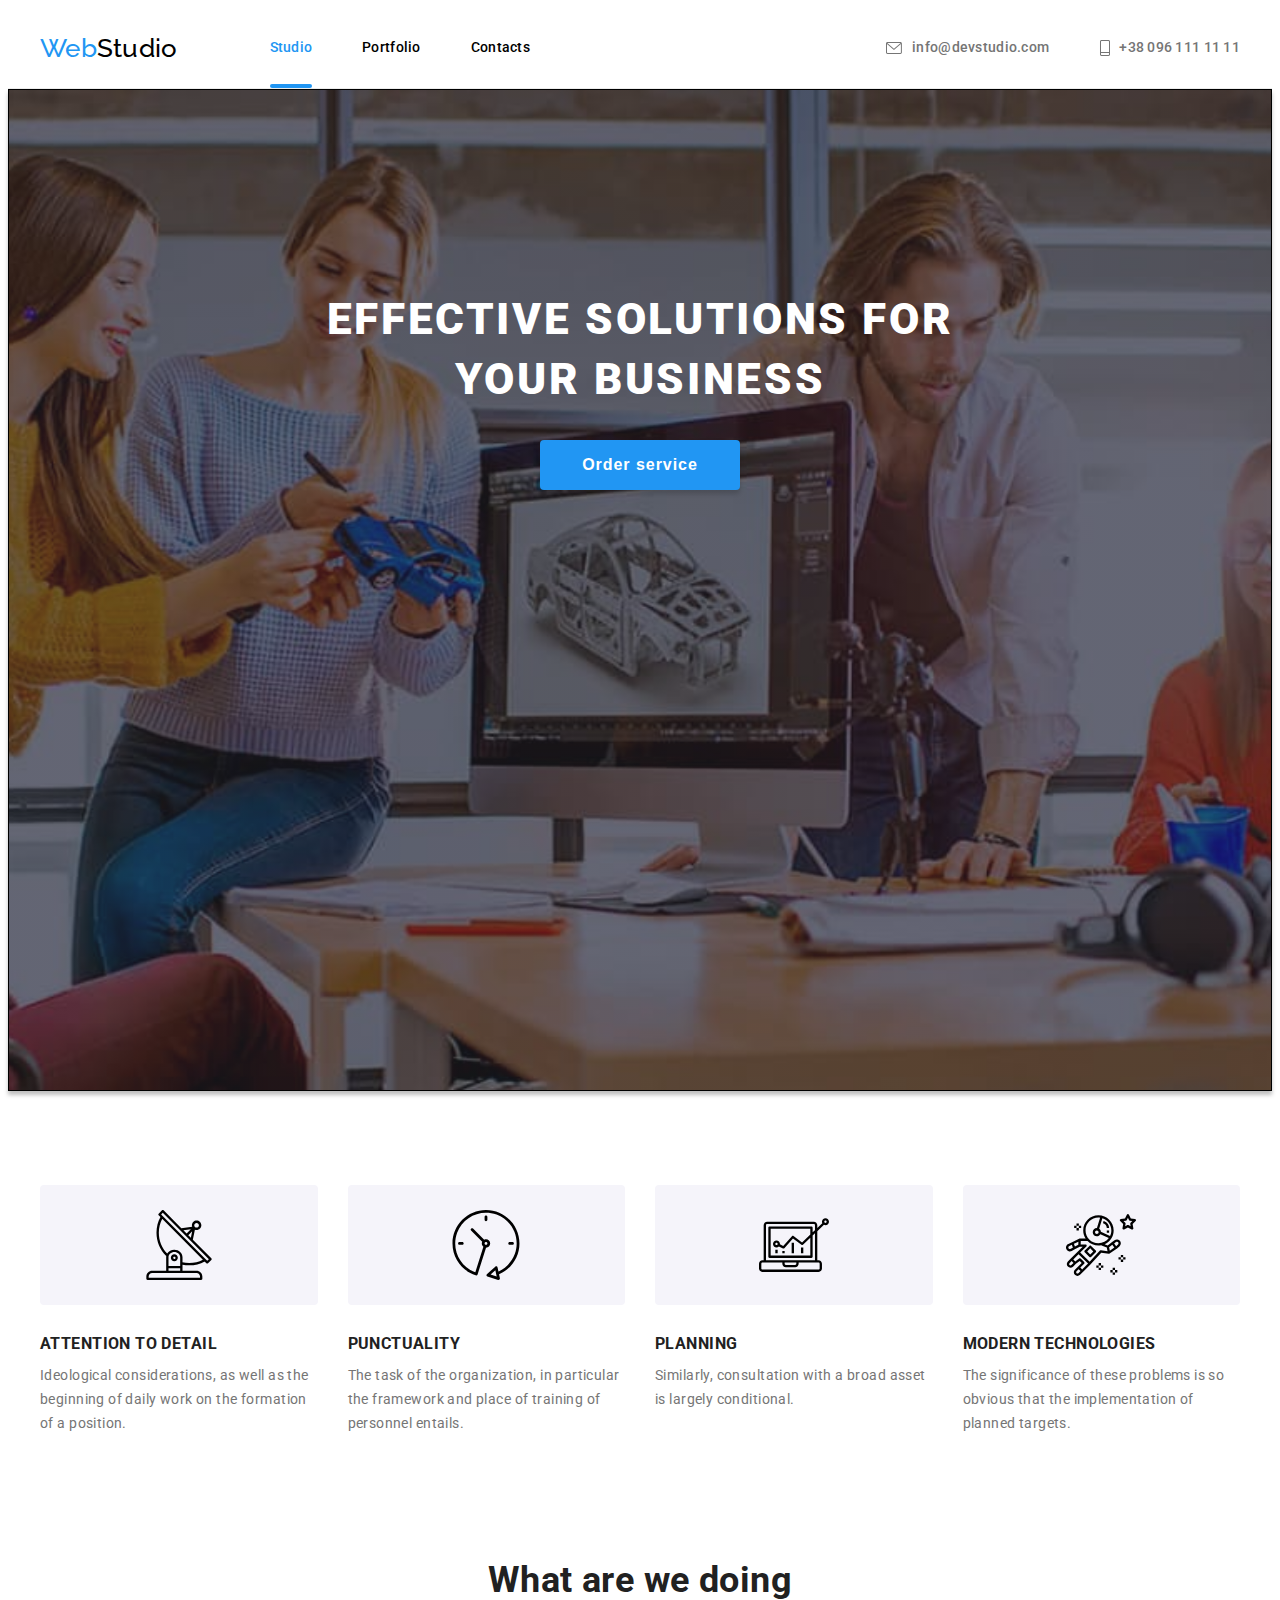
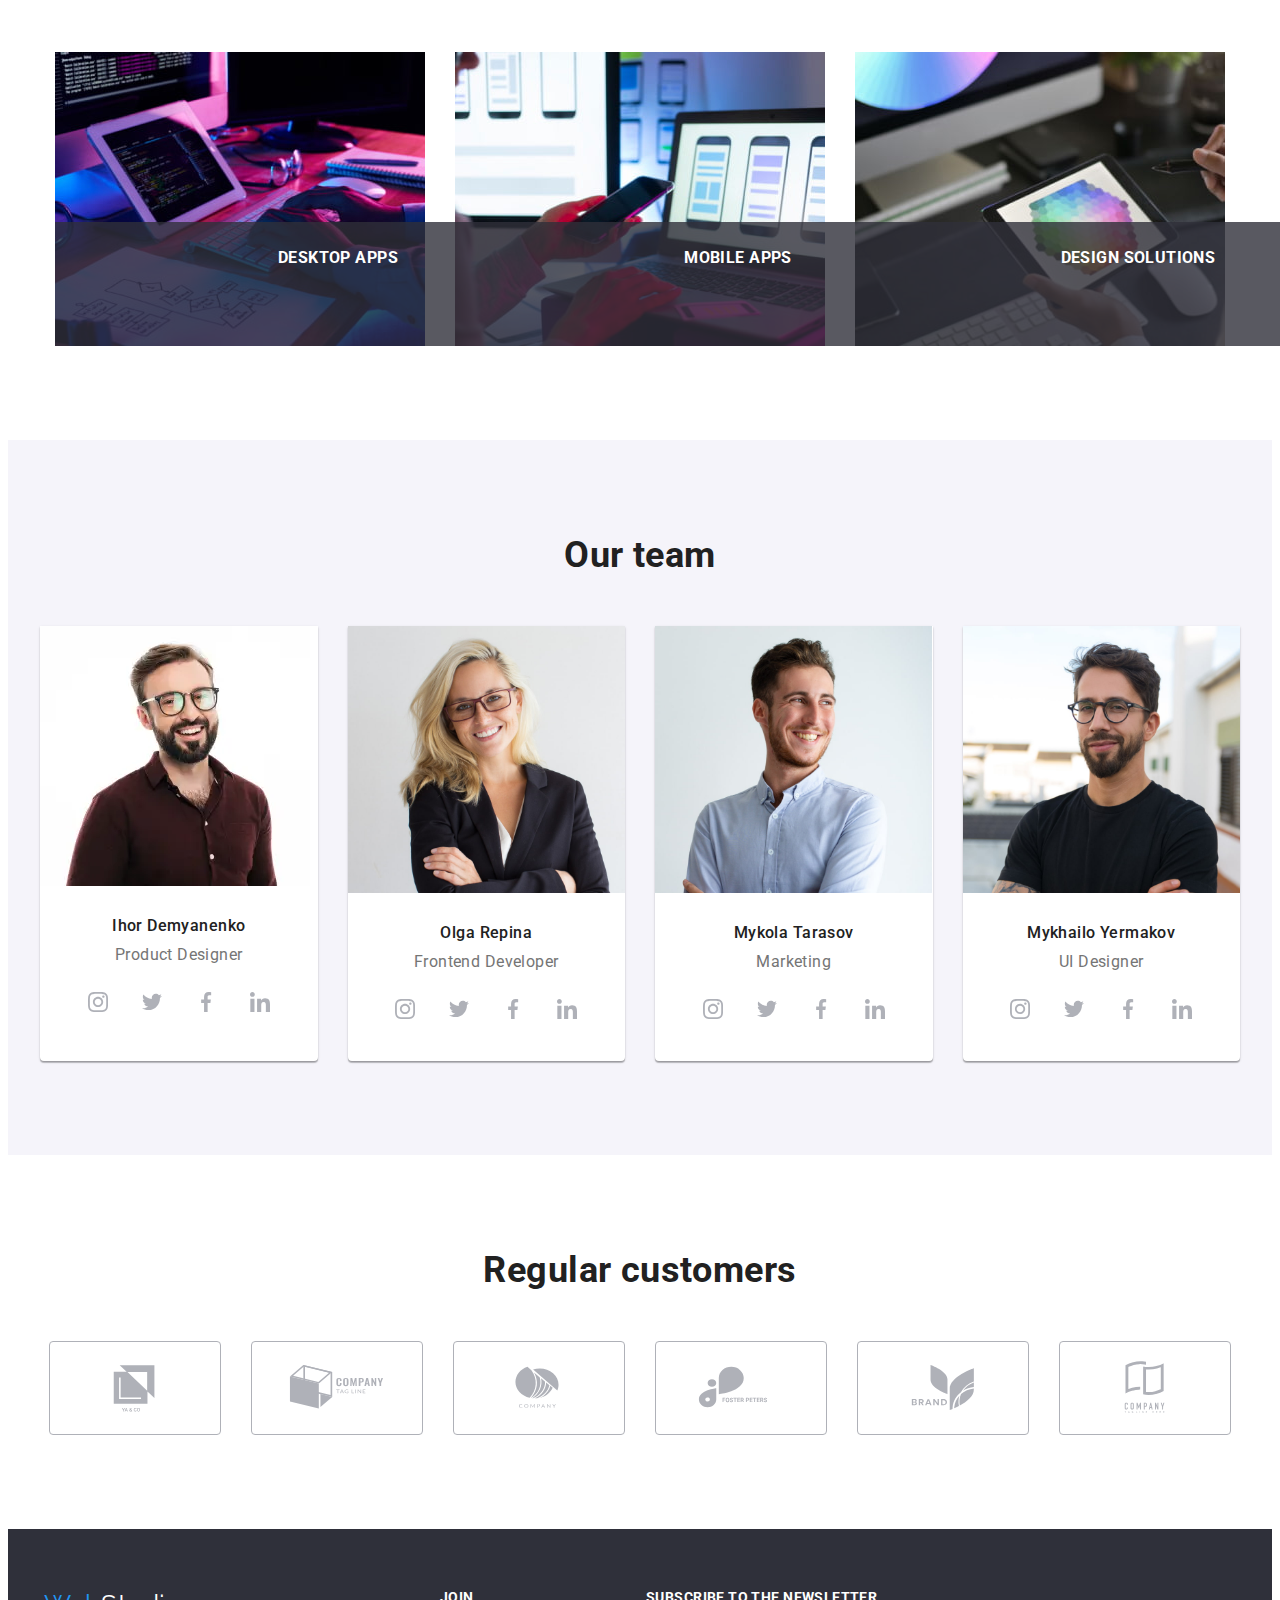
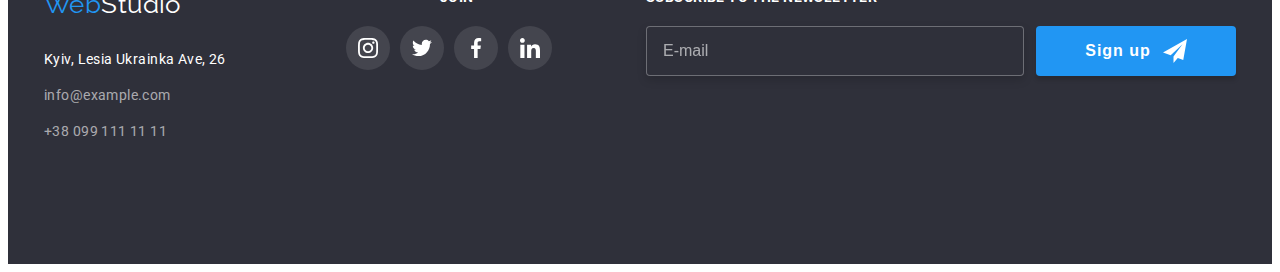
<file: index.html>
<!DOCTYPE html>
<html lang="en">
  <head>
    <meta charset="UTF-8" />
    <meta name="viewport" content="width=device-width, initial-scale=1.0" />
    <title>markup-hw-08</title>

    <link rel="preconnect" href="https://fonts.googleapis.com" />
    <link rel="preconnect" href="https://fonts.gstatic.com" crossorigin />
    <link
      href="https://fonts.googleapis.com/css2?family=Raleway:wght@700&family=Roboto:wght@400;500;700;900&display=swap"
      rel="stylesheet"
    />

    <link
      rel="stylesheet"
      href="https://cdnjs.cloudflare.com/ajax/libs/modern-normalize/1.1.0/modern-normalize.min.css"
      integrity="sha512-wpPYUAdjBVSE4KJnH1VR1HeZfpl1ub8YT/NKx4PuQ5NmX2tKuGu6U/JRp5y+Y8XG2tV+wKQpNHVUX03MfMFn9Q=="
      crossorigin="anonymous"
      referrerpolicy="no-referrer"
    />

    <link rel="stylesheet" href="./css/main.min.css" />
  </head>

  <body>
    <header class="header">
      <div class="main container">
        <a href="https://vladayeshtokina.github.io/markup-hw-08/" class="logo"
          ><span class="logo__accent">Web</span>Studio</a
        >

        <button
          class="menu-button"
          type="button"
          aria-expanded="false"
          aria-controls="mobile-menu"
          data-menu-button
        >
          <svg width="40" height="40" aria-label="switch of mobile menu">
            <use href="./img/icon-sprite.svg#menu-icon" class="open-icon"></use>
            <use
              href="./img/icon-sprite.svg#close-icon"
              class="close-icon"
            ></use>
          </svg>
        </button>

        <div class="mobile-menu" id="mobile-menu" data-menu>
          <nav>
            <ul class="nav list">
              <li class="nav__item">
                <a
                  href="https://vladayeshtokina.github.io/markup-hw-08/"
                  class="nav__link nav__link--active"
                  >Studio</a
                >
              </li>
              <li class="nav__item">
                <a
                  href="https://vladayeshtokina.github.io/markup-hw-08/portfolio.html"
                  class="nav__link"
                  >Portfolio</a
                >
              </li>
              <li class="nav__item">
                <a
                  href="https://vladayeshtokina.github.io/markup-hw-08/index.html"
                  class="nav__link"
                  >Contacts</a
                >
              </li>
            </ul>
          </nav>

          <ul class="contacts list">
            <li class="contacts__item">
              <a href="mailto:info@devstudio.com" class="contacts__link">
                <svg class="icon-mail">
                  <use href="./img/icon-sprite.svg#icon-mail"></use>
                </svg>
                info@devstudio.com
              </a>
            </li>

            <li class="contacts__item">
              <a
                href="tel:+380961111111"
                class="contacts__link contacts__link--style"
              >
                <svg class="icon-phone">
                  <use href="./img/icon-sprite.svg#icon-phone"></use>
                </svg>
                +38 096 111 11 11
              </a>
            </li>
          </ul>

          <ul class="menu-networks list">
            <li>
              <a class="menu-networks__link" href="https://www.instagram.com/"
                >Instagram</a
              >
              <svg class="line-icon">
                <use href="./img/icon-sprite.svg#line-icon"></use>
              </svg>
            </li>

            <li>
              <a class="menu-networks__link" href="https://twitter.com/"
                >Twitter
                <svg class="line-icon">
                  <use href="./img/icon-sprite.svg#line-icon"></use>
                </svg>
              </a>
            </li>

            <li>
              <a class="menu-networks__link" href="https://www.facebook.com/"
                >Facebook
                <svg class="line-icon">
                  <use href="./img/icon-sprite.svg#line-icon"></use>
                </svg>
              </a>
            </li>

            <li>
              <a class="menu-networks__link" href="https://www.linkedin.com/"
                >LinkedIn</a
              >
            </li>
          </ul>
        </div>
      </div>
    </header>

    <main>
      <!-- Hero -->
      <section class="hero">
        <h1 class="hero__title">Effective solutions for your business</h1>
        <button class="hero__button" type="button" data-modal-open>
          Order service
        </button>
      </section>

      <!-- Features -->
      <section class="section">
        <div class="container">
          <h2 class="visually-hidden">Features</h2>

          <ul class="features list">
            <li class="features__item">
              <div class="features__icon-bg">
                <svg class="features__icon">
                  <use href="./img/icon-sprite.svg#icon-antenna"></use>
                </svg>
              </div>

              <h3 class="features__title">Attention to detail</h3>
              <p class="features__descr">
                Ideological considerations, as well as the beginning of daily
                work on the formation of a position.
              </p>
            </li>

            <li class="features__item">
              <div class="features__icon-bg">
                <svg class="features__icon">
                  <use href="./img/icon-sprite.svg#icon-clock"></use>
                </svg>
              </div>

              <h3 class="features__title">Punctuality</h3>
              <p class="features__descr">
                The task of the organization, in particular the framework and
                place of training of personnel entails.
              </p>
            </li>

            <li class="features__item">
              <div class="features__icon-bg">
                <svg class="features__icon">
                  <use href="./img/icon-sprite.svg#icon-diagram"></use>
                </svg>
              </div>

              <h3 class="features__title">Planning</h3>
              <p class="features__descr">
                Similarly, consultation with a broad asset is largely
                conditional.
              </p>
            </li>

            <li class="features__item">
              <div class="features__icon-bg">
                <svg class="features__icon">
                  <use href="./img/icon-sprite.svg#icon-astronaut"></use>
                </svg>
              </div>

              <h3 class="features__title">Modern technologies</h3>
              <p class="features__descr">
                The significance of these problems is so obvious that the
                implementation of planned targets.
              </p>
            </li>
          </ul>
        </div>
      </section>

      <!-- What are we doing -->
      <section class="services section">
        <div class="container">
          <h2 class="services__title">What are we doing</h2>

          <ul class="services__list list">
            <li class="services__item">
              <img
                class="img"
                src="./img/doing/one.jpg"
                alt="a person looks at the tablet and prints on the keyboard"
              />
              <h3 class="services__descr">Desktop apps</h3>
            </li>

            <li class="services__item">
              <img
                class="img"
                src="./img/doing/two.jpg"
                alt="a person holds a telephone in the left hand and uses the touchpad on a laptop her the right hand"
              />
              <h3 class="services__descr">Mobile apps</h3>
            </li>

            <li class="services__item">
              <img
                class="img"
                src="./img/doing/three.jpg"
                alt="a person holds a tablet in the left hand with a color palette in the form of a hexagon on the display and holds a stylus in the right hand"
              />
              <h3 class="services__descr">Design solutions</h3>
            </li>
          </ul>
        </div>
      </section>

      <!-- Our team -->
      <section class="team section">
        <div class="container">
          <h2 class="team__title">Our team</h2>

          <ul class="team__list list">
            <li class="team__item">
              <picture>
                <source
                  srcset="
                    ./img/our-team/ihor/ihor.webp    1x,
                    ./img/our-team/ihor/ihor@2x.webp 2x
                  "
                  media="(max-width: 767px)"
                  type="image/webp"
                />

                <source
                  srcset="
                    ./img/our-team/ihor/ihor-tablet.webp    1x,
                    ./img/our-team/ihor/ihor-tablet@2x.webp 2x
                  "
                  media="(max-width: 1199px)"
                  type="image/webp"
                />

                <source
                  srcset="
                    ./img/our-team/ihor/ihor-desktop.webp    1x,
                    ./img/our-team/ihor/ihor-desktop@2x.webp 2x
                  "
                  media="(min-width: 1200px)"
                  type="image/webp"
                />

                <source
                  srcset="
                    ./img/our-team/ihor/ihor.jpg    1x,
                    ./img/our-team/ihor/ihor@2x.jpg 2x
                  "
                  media="(max-width: 767px)"
                  type="image/jpg"
                />

                <source
                  srcset="
                    ./img/our-team/ihor/ihor-tablet.jpg    1x,
                    ./img/our-team/ihor/ihor-tablet@2x.jpg 2x
                  "
                  media="(max-width: 1199px)"
                  type="image/jpg"
                />

                <source
                  srcset="
                    ./img/our-team/ihor/ihor-desktop.jpg    1x,
                    ./img/our-team/ihor/ihor-desktop@2x.jpg 2x
                  "
                  media="(min-width: 1200px)"
                  type="image/jpg"
                />

                <img
                  class="team__img img"
                  src="./img/our-team/ihor/ihor.jpg"
                  alt="ihor's photo"
                />
              </picture>

              <h3 class="team__member">Ihor Demyanenko</h3>
              <p class="team__position">Product Designer</p>

              <ul class="team__networks list">
                <li>
                  <a
                    class="icon-bg team__icon-bg"
                    href="https://www.instagram.com/"
                  >
                    <svg class="icon">
                      <use href="./img/icon-sprite.svg#icon-instagram"></use>
                    </svg>
                  </a>
                </li>

                <li>
                  <a class="icon-bg team__icon-bg" href="https://twitter.com/">
                    <svg class="icon">
                      <use href="./img/icon-sprite.svg#icon-twitter"></use>
                    </svg>
                  </a>
                </li>

                <li>
                  <a
                    class="icon-bg team__icon-bg"
                    href="https://www.facebook.com/"
                  >
                    <svg class="icon">
                      <use href="./img/icon-sprite.svg#icon-facebook"></use>
                    </svg>
                  </a>
                </li>

                <li>
                  <a
                    class="icon-bg team__icon-bg"
                    href="https://www.linkedin.com/"
                  >
                    <svg class="icon">
                      <use href="./img/icon-sprite.svg#icon-linkedin"></use>
                    </svg>
                  </a>
                </li>
              </ul>
            </li>

            <li class="team__item">
              <img
                class="team__img img"
                src="./img/our-team/olga.jpg"
                alt="olga's photo"
              />
              <h3 class="team__member">Olga Repina</h3>
              <p class="team__position">Frontend Developer</p>

              <ul class="team__networks list">
                <li>
                  <a
                    class="icon-bg team__icon-bg"
                    href="https://www.instagram.com/"
                  >
                    <svg class="icon">
                      <use href="./img/icon-sprite.svg#icon-instagram"></use>
                    </svg>
                  </a>
                </li>

                <li>
                  <a class="icon-bg team__icon-bg" href="https://twitter.com/">
                    <svg class="icon">
                      <use href="./img/icon-sprite.svg#icon-twitter"></use>
                    </svg>
                  </a>
                </li>

                <li>
                  <a
                    class="icon-bg team__icon-bg"
                    href="https://www.facebook.com/"
                  >
                    <svg class="icon">
                      <use href="./img/icon-sprite.svg#icon-facebook"></use>
                    </svg>
                  </a>
                </li>

                <li>
                  <a
                    class="icon-bg team__icon-bg"
                    href="https://www.linkedin.com/"
                  >
                    <svg class="icon">
                      <use href="./img/icon-sprite.svg#icon-linkedin"></use>
                    </svg>
                  </a>
                </li>
              </ul>
            </li>

            <li class="team__item">
              <img
                class="team__img img"
                src="./img/our-team/mykola.jpg"
                alt="mykola's photo"
              />
              <h3 class="team__member">Mykola Tarasov</h3>
              <p class="team__position">Marketing</p>

              <ul class="team__networks list">
                <li>
                  <a
                    class="icon-bg team__icon-bg"
                    href="https://www.instagram.com/"
                  >
                    <svg class="icon">
                      <use href="./img/icon-sprite.svg#icon-instagram"></use>
                    </svg>
                  </a>
                </li>

                <li>
                  <a class="icon-bg team__icon-bg" href="https://twitter.com/">
                    <svg class="icon">
                      <use href="./img/icon-sprite.svg#icon-twitter"></use>
                    </svg>
                  </a>
                </li>

                <li>
                  <a
                    class="icon-bg team__icon-bg"
                    href="https://www.facebook.com/"
                  >
                    <svg class="icon">
                      <use href="./img/icon-sprite.svg#icon-facebook"></use>
                    </svg>
                  </a>
                </li>

                <li>
                  <a
                    class="icon-bg team__icon-bg"
                    href="https://www.linkedin.com/"
                  >
                    <svg class="icon">
                      <use href="./img/icon-sprite.svg#icon-linkedin"></use>
                    </svg>
                  </a>
                </li>
              </ul>
            </li>

            <li class="team__item">
              <img
                class="team__img img"
                src="./img/our-team/mykhailo.jpg"
                alt="mykhailo's photo"
              />
              <h3 class="team__member">Mykhailo Yermakov</h3>
              <p class="team__position">UI Designer</p>

              <ul class="team__networks list">
                <li>
                  <a
                    class="icon-bg team__icon-bg"
                    href="https://www.instagram.com/"
                  >
                    <svg class="icon">
                      <use href="./img/icon-sprite.svg#icon-instagram"></use>
                    </svg>
                  </a>
                </li>

                <li>
                  <a class="icon-bg team__icon-bg" href="https://twitter.com/">
                    <svg class="icon">
                      <use href="./img/icon-sprite.svg#icon-twitter"></use>
                    </svg>
                  </a>
                </li>

                <li>
                  <a
                    class="icon-bg team__icon-bg"
                    href="https://www.facebook.com/"
                  >
                    <svg class="icon">
                      <use href="./img/icon-sprite.svg#icon-facebook"></use>
                    </svg>
                  </a>
                </li>

                <li>
                  <a
                    class="icon-bg team__icon-bg"
                    href="https://www.linkedin.com/"
                  >
                    <svg class="icon">
                      <use href="./img/icon-sprite.svg#icon-linkedin"></use>
                    </svg>
                  </a>
                </li>
              </ul>
            </li>
          </ul>
        </div>
      </section>

      <!-- Regular customers -->
      <section class="section">
        <div class="customers container">
          <h2 class="customers__title">Regular customers</h2>

          <ul class="customers__list list">
            <li class="customers__item">
              <a class="customers__item-bg" href="https://www.google.com/">
                <svg class="customers__icon">
                  <use href="./img/icon-sprite.svg#icon-client-one"></use>
                </svg>
              </a>
            </li>

            <li class="customers__item">
              <a class="customers__item-bg" href="https://www.google.com/">
                <svg class="customers__icon">
                  <use href="./img/icon-sprite.svg#icon-client-two"></use>
                </svg>
              </a>
            </li>

            <li class="customers__item">
              <a class="customers__item-bg" href="https://www.google.com/">
                <svg class="customers__icon">
                  <use href="./img/icon-sprite.svg#icon-client-three"></use>
                </svg>
              </a>
            </li>

            <li class="customers__item">
              <a class="customers__item-bg" href="https://www.google.com/">
                <svg class="customers__icon">
                  <use href="./img/icon-sprite.svg#icon-client-four"></use>
                </svg>
              </a>
            </li>

            <li class="customers__item">
              <a class="customers__item-bg" href="https://www.google.com/">
                <svg class="customers__icon">
                  <use href="./img/icon-sprite.svg#icon-client-five"></use>
                </svg>
              </a>
            </li>

            <li class="customers__item">
              <a class="customers__item-bg" href="https://www.google.com/">
                <svg class="customers__icon">
                  <use href="./img/icon-sprite.svg#icon-client-six"></use>
                </svg>
              </a>
            </li>
          </ul>
        </div>
      </section>
    </main>

    <footer class="footer">
      <div class="footer__page container">
        <div class="footer__contacts">
          <a class="logo footer__logo" href=""
            ><span class="logo__accent">Web</span>Studio</a
          >
          <address>
            <a
              class="footer__adress"
              href="https://goo.gl/maps/6yZuChsD4iNcU7pXA"
            >
              Kyiv, Lesia Ukrainka Ave, 26</a
            >
            <a class="footer__link" href="mailto:info@example.com"
              >info@example.com</a
            >
            <a class="footer__link" href="tel:+380991111111"
              >+38 099 111 11 11</a
            >
          </address>
        </div>

        <div class="footer__list">
          <p class="footer__title">Join</p>

          <ul class="footer__networks list">
            <li>
              <a
                class="icon-bg footer__icon-bg"
                href="https://www.instagram.com/"
              >
                <svg class="icon">
                  <use href="./img/icon-sprite.svg#icon-instagram"></use>
                </svg>
              </a>
            </li>

            <li>
              <a class="icon-bg footer__icon-bg" href="https://twitter.com/">
                <svg class="icon">
                  <use href="./img/icon-sprite.svg#icon-twitter"></use>
                </svg>
              </a>
            </li>

            <li>
              <a
                class="icon-bg footer__icon-bg"
                href="https://www.facebook.com/"
              >
                <svg class="icon">
                  <use href="./img/icon-sprite.svg#icon-facebook"></use>
                </svg>
              </a>
            </li>

            <li>
              <a
                class="icon-bg footer__icon-bg"
                href="https://www.linkedin.com/"
              >
                <svg class="icon">
                  <use href="./img/icon-sprite.svg#icon-linkedin"></use>
                </svg>
              </a>
            </li>
          </ul>
        </div>

        <form name="subscription">
          <label class="footer__title" for="subscr"
            >Subscribe to the newsletter</label
          >

          <div class="footer__items">
            <input
              class="footer__field"
              id="subscr"
              name="email"
              type="email"
              placeholder="E-mail"
            />
            <button class="footer__button" type="submit">
              Sign up
              <svg class="footer__button-icon">
                <use href="./img/icon-sprite.svg#icon-send"></use>
              </svg>
            </button>
          </div>
        </form>
      </div>
    </footer>

    <!-- Modal Order service-->

    <div class="backdrop is-hidden" data-modal>
      <div class="modal">
        <button class="close-button" type="button" data-modal-close>
          <svg class="close-button__icon">
            <use href="./img/icon-sprite.svg#icon-modal-close-icon"></use>
          </svg>
        </button>

        <p class="title">Leave your details, we will call you back</p>

        <form class="form" autocomplete="off">
          <div class="form__el">
            <input
              class="form__field"
              name="name"
              type="text"
              placeholder=" "
            />
            <label class="form__label">Name</label>
            <svg class="form__icon">
              <use href="./img/icon-sprite.svg#form-person"></use>
            </svg>
          </div>

          <div class="form__el">
            <input
              class="form__field"
              name="name"
              type="text"
              placeholder=" "
            />
            <label class="form__label">Phone</label>
            <svg class="form__icon">
              <use href="./img/icon-sprite.svg#form-phone"></use>
            </svg>
          </div>

          <div class="form__el">
            <input
              class="form__field"
              name="name"
              type="text"
              placeholder=" "
            />
            <label class="form__label">E-mail</label>
            <svg class="form__icon">
              <use href="./img/icon-sprite.svg#form-mail"></use>
            </svg>
          </div>

          <div class="textarea">
            <textarea
              name="comment"
              rows="5"
              placeholder=" "
              class="textarea__field"
            ></textarea>
            <label class="textarea__text">Comment</label>
          </div>

          <label class="checkbox">
            <input class="checkbox__el visually-hidden" type="checkbox" />
            <span class="checkbox__icon"></span>
            <span class="checkbox__text"
              >I agree with the mailing and accept</span
            >
            <a class="checkbox__link" href="">the Terms of the Agreement</a>
          </label>

          <button class="submit-button" type="submit">Send</button>
        </form>
      </div>
    </div>

    <script src="./js/modal.js"></script>
    <script src="./js/mobile-menu.js"></script>
  </body>
</html>
</file>
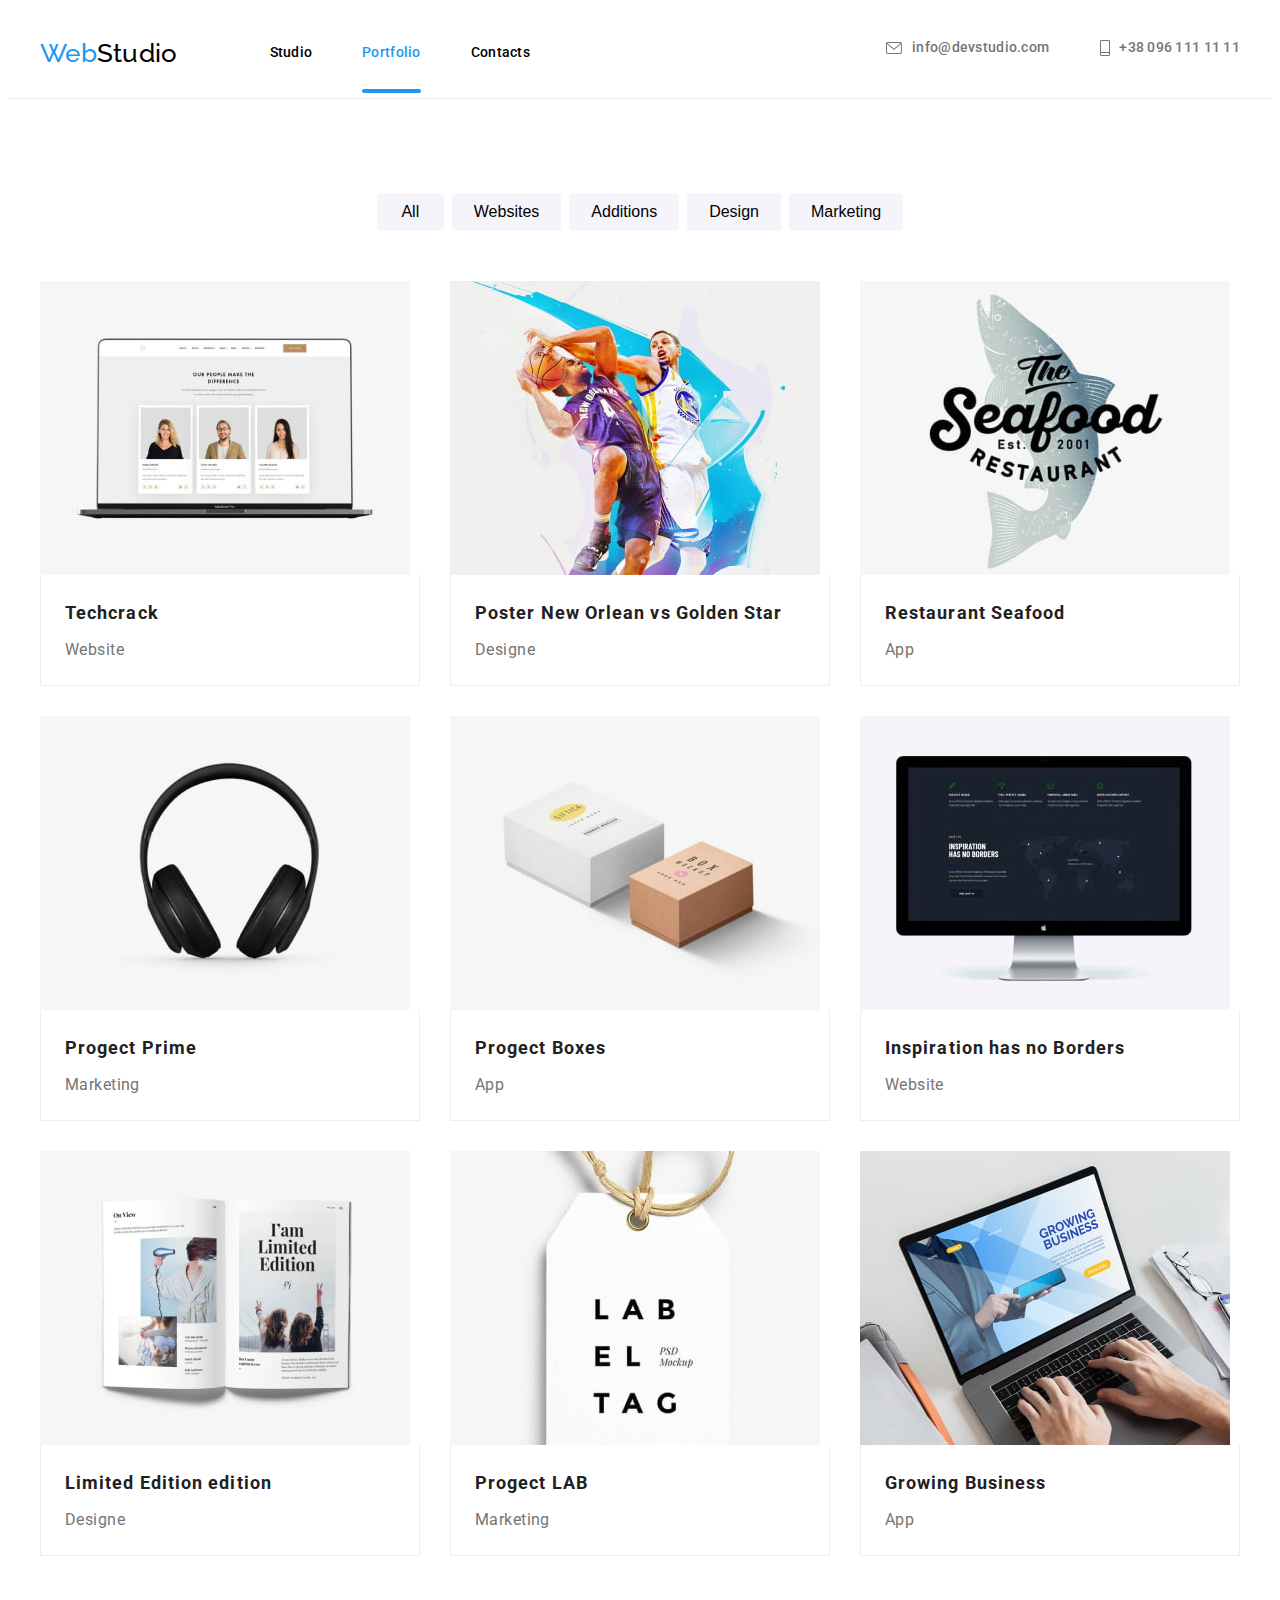
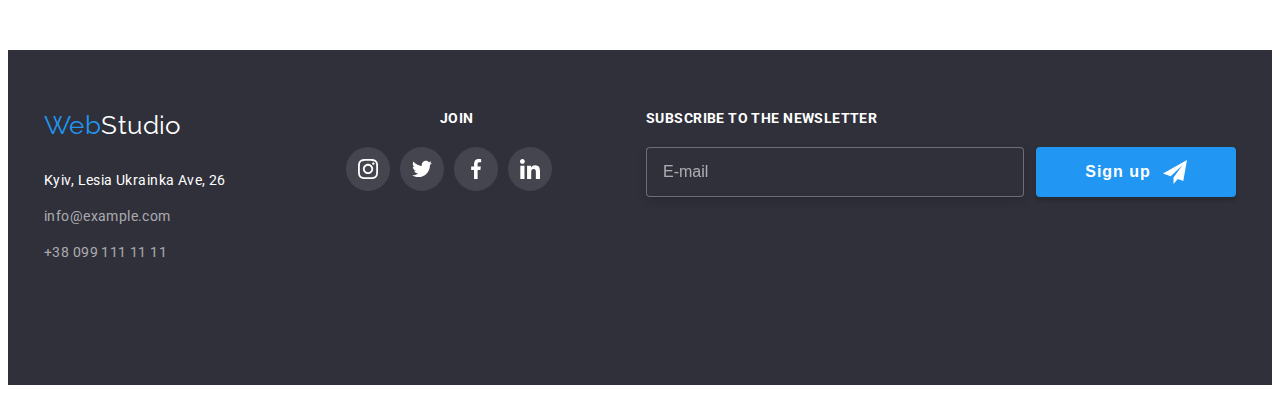
<file: portfolio.html>
<!doctype html>
<html lang="en">

<head>
  <meta charset="UTF-8">
  <meta name="viewport" content="width=device-width, initial-scale=1.0">
  <title>markup-hw-05</title>

  <link rel="preconnect" href="https://fonts.googleapis.com">
  <link rel="preconnect" href="https://fonts.gstatic.com" crossorigin>
  <link href="https://fonts.googleapis.com/css2?family=Raleway:wght@700&family=Roboto:wght@400;500;700;900&display=swap"
    rel="stylesheet">
  
  <link rel="stylesheet" href="https://cdnjs.cloudflare.com/ajax/libs/modern-normalize/1.1.0/modern-normalize.min.css"
    integrity="sha512-wpPYUAdjBVSE4KJnH1VR1HeZfpl1ub8YT/NKx4PuQ5NmX2tKuGu6U/JRp5y+Y8XG2tV+wKQpNHVUX03MfMFn9Q=="
    crossorigin="anonymous" referrerpolicy="no-referrer">
  
  <link rel="stylesheet" href="./css/main.min.css">
</head>

<body>

  <header class="header">
    <div class="main container">
      <a href="" class="logo"><span class="logo__accent">Web</span>Studio</a>
  
      <nav>
        <ul class="nav list">
          <li class="nav__item">
            <a href="./index.html" class="nav__link">Studio</a>
          </li>
          <li class="nav__item">
            <a href="./portfolio.html" class="nav__link nav__link--active">Portfolio</a>
          </li>
          <li class="nav__item">
            <a href="" class="nav__link">Contacts</a>
          </li>
        </ul>
      </nav>
  
      <ul class="contacts list">
        <li class="contacts__item">
          <a href="mailto:info@devstudio.com" class="contacts__link">
            <svg class="icon-mail">
              <use href="./img/icon-sprite.svg#icon-mail"></use>
            </svg>
            info@devstudio.com</a>
        </li>
  
        <li class="contacts__item">
          <a href="tel:+380961111111" class="contacts__link">
            <svg class="icon-phone">
              <use href="./img/icon-sprite.svg#icon-phone"></use>
            </svg>
            +38 096 111 11 11
          </a>
        </li>
      </ul>
    </div>
  </header>

  <main>
    <h1 class="visually-hidden">Portfolio</h1>
  
    <section class="section">
      <h2 class="visually-hidden">Filter of works</h2>
      <div class="container">
        <ul class="filter__list list">

          <li>
            <button class="filter__button" type="button">All</button>
          </li>

          <li>
            <button class="filter__button" type="button">Websites</button>
          </li>

          <li>
            <button class="filter__button" type="button">Additions</button>
          </li>

          <li>
            <button class="filter__button" type="button">Design</button>
          </li>

          <li>
            <button class="filter__button" type="button">Marketing</button>
          </li>
        </ul>

      
        <ul class="portfolio list">
          <li class="portfolio__item">
            <a class="portfolio__link" href="">              
              <div class="portfolio__img">
                <img class="img" src="./img/portfolio/tech.jpg" alt="the promo site on a laptop">
                <p class="portfolio__text">The resource offers comprehensive offers with different levels of functionality and
                  services. All this will allow the visitor to get comprehensive information about the company or private person.           
                </p>
              </div>             
              
              <div class="portfolio__content">
                <h3 class="portfolio__title">Techcrack</h3>
                <p class="portfolio__descr">Website</p>
              </div>

            </a>
          </li>
        
          <li class="portfolio__item">
            <a class="portfolio__link" href="">
              <div class="portfolio__img">
                <img class="img" src="./img/portfolio/new-orleans.jpg" alt="two basketball players">
                <p class="portfolio__text">The resource offers comprehensive offers with different levels of functionality and
                  services. All this will allow the
                  visitor to get comprehensive information about the company or private person.
                </p>
              </div>
              
              <div class="portfolio__content">
                <h3 class="portfolio__title">Poster New Orlean vs Golden Star</h3>
                <p class="portfolio__descr">Designe</p>
              </div>

            </a>
          </li>
        
          <li class="portfolio__item">
            <a class="portfolio__link" href="">
            <div class="portfolio__img">
              <img class="img" src="./img/portfolio/seafood.jpg" alt="the logo seafood restaurant">
              <p class="portfolio__text">The resource offers comprehensive offers with different levels of functionality and
                services. All this will allow the
                visitor to get comprehensive information about the company or private person.
              </p>
            </div>
              
              <div class="portfolio__content">
                <h3 class="portfolio__title">Restaurant Seafood</h3>
                <p class="portfolio__descr">App</p>
              </div>

            </a>
          </li>
        
          <li class="portfolio__item">
            <a class="portfolio__link" href="">
              <div class="portfolio__img">
                <img class="img" src="./img/portfolio/prime.jpg" alt="headphones">
                <p class="portfolio__text">The resource offers comprehensive offers with different levels of functionality and
                  services. All this will allow the
                  visitor to get comprehensive information about the company or private person.
                </p>
              </div>
              
              <div class="portfolio__content">
                <h3 class="portfolio__title">Progect Prime</h3>
                <p class="portfolio__descr">Marketing</p>
              </div>

            </a>
          </li>
        
          <li class="portfolio__item">
            <a class="portfolio__link" href="">
              <div class="portfolio__img">
                <img class="img" src="./img/portfolio/boxes.jpg" alt="two boxes">
                <p class="portfolio__text">The resource offers comprehensive offers with different levels of functionality and
                  services. All this will allow the
                  visitor to get comprehensive information about the company or private person.
                </p>
              </div>
              
              <div class="portfolio__content">
                <h3 class="portfolio__title">Progect Boxes</h3>
                <p class="portfolio__descr">App</p>
              </div>

            </a>
          </li>
        
          <li class="portfolio__item">
            <a class="portfolio__link" href="">
              <div class="portfolio__img">
                <img class="img" src="./img/portfolio/inspiration.jpg" alt="the site on a monitor screen">
                <p class="portfolio__text">The resource offers comprehensive offers with different levels of functionality and
                  services. All this will allow the
                  visitor to get comprehensive information about the company or private person.
                </p>
              </div>
              
              <div class="portfolio__content">
                <h3 class="portfolio__title">Inspiration has no Borders</h3>
                <p class="portfolio__descr">Website</p>
              </div>

            </a>
          </li>
        
          <li class="portfolio__item">
            <a class="portfolio__link" href="">
              <div class="portfolio__img">
                <img class="img" src="./img/portfolio/limited-edition.jpg" alt="an opened magazine">
                <p class="portfolio__text">The resource offers comprehensive offers with different levels of functionality and
                  services. All this will allow the
                  visitor to get comprehensive information about the company or private person.
                </p>
              </div>
              
              <div class="portfolio__content">
                <h3 class="portfolio__title">Limited Edition edition</h3>
                <p class="portfolio__descr">Designe</p>
              </div>

            </a>
          </li>
        
          <li class="portfolio__item">
            <a class="portfolio__link" href="">
              <div class="portfolio__img">
                <img class="img" src="./img/portfolio/lab.jpg" alt="a label with the logo">
                <p class="portfolio__text">The resource offers comprehensive offers with different levels of functionality and
                  services. All this will allow the
                  visitor to get comprehensive information about the company or private person.
                </p>
              </div>
              
              <div class="portfolio__content">
                <h3 class="portfolio__title">Progect LAB</h3>
                <p class="portfolio__descr">Marketing</p>
              </div>

            </a>
          </li>
        
          <li class="portfolio__item">
            <a class="portfolio__link" href="">
              <div class="portfolio__img">
                <img class="img" src="./img/portfolio/growing-business.jpg" alt="heands that print on a laptop">
                <p class="portfolio__text">The resource offers comprehensive offers with different levels of functionality and
                  services. All this will allow the
                  visitor to get comprehensive information about the company or private person.
                </p>
              </div>
              
              <div class="portfolio__content">
                <h3 class="portfolio__title">Growing Business</h3>
                <p class="portfolio__descr">App</p>
              </div>
            </a>
          </li>
        </ul>
      </div>
    </section>
  </main>

  <footer class="footer">
    <div class="footer__page container">
      <div class="footer__contacts">
        <a class="logo footer__logo" href=""><span class="logo__accent">Web</span>Studio</a>
        <address>
          <a class="footer__adress" href="">Kyiv, Lesia Ukrainka Ave, 26</a>
          <a class="footer__link" href="mailto:info@example.com">info@example.com</a>
          <a class="footer__link" href="tel:+380991111111">+38 099 111 11 11</a>
        </address>
      </div>
  
      <div class="footer__list">
        <p class="footer__title">Join</p>
  
        <ul class="footer__networks list">
          <li>
            <a class="icon-bg footer__icon-bg" href="https://www.instagram.com/">
              <svg class="icon">
                <use href="./img/icon-sprite.svg#icon-instagram"></use>
              </svg>
            </a>
          </li>
  
          <li>
            <a class="icon-bg footer__icon-bg" href="https://twitter.com/">
              <svg class="icon">
                <use href="./img/icon-sprite.svg#icon-twitter"></use>
              </svg>
            </a>
          </li>
  
          <li>
            <a class="icon-bg footer__icon-bg" href="https://www.facebook.com/">
              <svg class="icon">
                <use href="./img/icon-sprite.svg#icon-facebook"></use>
              </svg>
            </a>
          </li>
  
          <li>
            <a class="icon-bg footer__icon-bg" href="https://www.linkedin.com/">
              <svg class="icon">
                <use href="./img/icon-sprite.svg#icon-linkedin"></use>
              </svg>
            </a>
          </li>
        </ul>
      </div>
  
      <form class="footer__form" name="subscription">
        <label class="footer__title" for="subscr">Subscribe to the newsletter</label>
  
        <div class="footer__items">
          <input class="footer__field" id="subscr" name="email" type="email" placeholder="E-mail" />
          <button class="footer__button" type="submit">
            Sign up
            <svg class="footer__button-icon">
              <use href="./img/icon-sprite.svg#icon-send"></use>
            </svg>
          </button>
        </div>
      </form>
    </div>
  </footer>







</body>

</html>
</file>
<file: css/main.min.css>
body{font-family:"Roboto",sans-serif;font-weight:400;font-size:14px;letter-spacing:.03em;list-style-type:none;color:#212121;background-color:#fff}body.modal-open{overflow:hidden}.container{margin:0 auto;padding:0 15px}@media screen and (min-width: 480px){.container{max-width:480px}}@media screen and (min-width: 768px){.container{max-width:768px}}@media screen and (min-width: 1200px){.container{max-width:1200px}}.section{padding-top:60px;padding-bottom:60px}@media screen and (min-width: 1200px){.section{padding-top:94px;padding-bottom:94px}}.list{margin:0;padding:0;list-style:none}h1,h2,h3,h4,h5,h6,p{margin:0;padding:0}.img{display:block;max-width:100%;height:auto}.visually-hidden{position:absolute;width:1px;height:1px;margin:-1px;border:0;padding:0;white-space:nowrap;-webkit-clip-path:inset(100%);clip-path:inset(100%);clip:rect(0 0 0 0);overflow:hidden}.is-hidden{visibility:hidden;opacity:0;pointer-events:none}.logo{font-family:"Raleway",sans-serif;font-size:24px;line-height:1.17;color:#000;text-decoration:none}@media screen and (min-width: 1200px){.logo{font-size:26px;line-height:1.19}}.logo__accent{color:#2196f3}.icon{display:inline-block;width:20px;height:20px}.icon-bg{display:flex;justify-content:center;align-items:center;width:44px;height:44px;border-radius:50%}.header{position:relative;background-color:#fff;border-top:#fff;border-bottom:1px solid #ececec}.main{padding-top:10px;padding-bottom:10px;display:flex;align-items:center;font-weight:500;line-height:1.14;letter-spacing:.02em}@media screen and (min-width: 768px){.main{padding-top:0;padding-bottom:0}}@media screen and (max-width: 768px){.menu-button{position:initial;z-index:2;margin-left:auto;padding:0;display:inline-flex;justify-content:space-between;border-style:none;background-color:#fff;cursor:pointer}.menu-button:hover,.menu-button:focus{cursor:pointer;fill:#2196f3}.menu-button .close-icon{display:none}.menu-button.is-open .close-icon{display:block}.menu-button.is-open .open-icon{display:none}.mobile-menu{display:none}.mobile-menu.is-open{position:absolute;top:0;left:50%;z-index:1;padding-top:38px;padding-left:40px;padding-bottom:48px;width:100%;height:796px;display:block;background-color:#fff;transform:translateX(-50%)}.mobile-menu.is-open .icon-mail,.mobile-menu.is-open .icon-phone{display:none}.mobile-menu.is-open .nav,.mobile-menu.is-open .contacts{display:flex;flex-direction:column}.mobile-menu.is-open .nav{margin-bottom:274px;width:100%}.mobile-menu.is-open .nav__link{margin-bottom:32px;display:block;font-weight:500;font-size:40px;line-height:1.18;letter-spacing:.02em;text-decoration:none;color:#212121}.mobile-menu.is-open .nav__link--active{color:#2196f3}.mobile-menu.is-open .contacts{margin-bottom:64px;flex-direction:column-reverse}.mobile-menu.is-open .contacts__link{font-weight:500;font-size:24px;line-height:1.17;letter-spacing:.02em;text-decoration:none;color:#757575}.mobile-menu.is-open .contacts__link--style{margin-bottom:32px;display:block;font-size:34px;line-height:1.18;color:#2196f3}.mobile-menu.is-open .menu-networks{height:22px;display:flex;flex-direction:row;align-items:center}.mobile-menu.is-open .menu-networks__link{font-weight:500;font-size:18px;line-height:1.22;letter-spacing:.02em;text-decoration:none;color:#2196f3}.mobile-menu.is-open .line-icon{margin-left:10px;margin-right:10px;width:1px;height:22px;border:1px solid rgba(33,33,33,.2);transform:translateY(5px)}}@media screen and (min-width: 768px){.menu-button{display:none}.mobile-menu{height:80px;display:flex;width:100%}.nav{display:flex;margin-left:86px}.nav__item:not(:first-child){margin-left:50px}.nav__link{position:relative;display:block;padding:32px 0;text-align:center;text-decoration:none;color:#000;transition:color 250ms cubic-bezier(0.4, 0, 0.2, 1)}.nav__link:hover,.nav__link:focus{color:#2196f3}.nav__link--active{color:#2196f3}.nav__link--active::after{content:"";position:absolute;bottom:0;left:0;width:100%;height:4px;color:#2196f3;background-color:#2196f3;border-radius:2px}.contacts{padding-top:21px;display:flex;margin-left:auto;flex-direction:column}.icon-mail{width:14px;height:10px;margin-right:8px;fill:#757575}.icon-phone{width:10px;height:14px;margin-right:8px;fill:#757575}}@media screen and (min-width: 768px){.contacts__item:not(:last-child){margin-bottom:10px}.contacts__link{display:flex;align-items:center;color:#757575;text-decoration:none;transition:color 250ms cubic-bezier(0.4, 0, 0.2, 1),fill 250ms cubic-bezier(0.4, 0, 0.2, 1)}.contacts__link:hover,.contacts__link:focus{color:#2196f3;fill:#2196f3}.contacts__link:hover .icon-mail,.contacts__link:hover .icon-phone{fill:#2196f3}.menu-networks{display:none}}@media screen and (min-width: 1200px){.nav{margin-left:92px}.contacts{padding-top:0;flex-direction:row}.contacts__item:not(:first-child){margin-left:50px}.icon-mail{width:16px;height:12px;margin-right:10px}.icon-phone{width:12px;height:16px}.contacts__link{padding-top:32px;padding-bottom:32px;display:flex;align-items:center;color:#757575;text-decoration:none;transition:color 250ms cubic-bezier(0.4, 0, 0.2, 1),fill 250ms cubic-bezier(0.4, 0, 0.2, 1)}.contacts__link:hover,.contacts__link:focus{color:#2196f3;fill:#2196f3}}.hero{margin:auto;padding:118px 0;max-width:480px;text-align:center;background-color:#c4c4c4;background-image:linear-gradient(rgba(47, 48, 58, 0.4), rgba(47, 48, 58, 0.4)),url(../../../img/hero.jpg);background-repeat:no-repeat;background-position:center;background-size:cover;border:1px solid #000;box-shadow:0px 4px 4px rgba(0,0,0,.25)}@media(min-device-pixel-ratio: 2),(-webkit-min-device-pixel-ratio: 2),(min-resolution: 192dpi),(min-resolution: 2dppx){.hero{background-image:linear-gradient(rgba(47, 48, 58, 0.4), rgba(47, 48, 58, 0.4)),url(../../../img/hero@2x.jpg)}}.hero__title{margin:0 auto 30px auto;max-width:360px;font-weight:900;line-height:1.62;letter-spacing:.06em;font-size:26px;text-transform:uppercase;color:#fff}@media screen and (min-width: 480px)and (max-width: 1199){.hero__title{width:360px}}.hero__button{max-width:200px;padding:10px 32px;font-weight:700;line-height:1.88;letter-spacing:.06em;font-size:16px;text-align:center;color:#fff;background-color:#2196f3;box-shadow:0px 4px 4px rgba(0,0,0,.15);border-radius:4px;border-style:none;cursor:pointer}.hero__button:hover,.hero__button:focus{background-color:#188ce8}@media screen and (min-width: 481px)and (max-width: 769px){.hero{max-width:768px;background-image:linear-gradient(rgba(47, 48, 58, 0.4), rgba(47, 48, 58, 0.4)),url(../../../img/hero-tablet.jpg)}}@media screen and (min-width: 481px)and (max-width: 769px)and (min-device-pixel-ratio: 2),screen and (min-width: 481px)and (max-width: 769px)and (-webkit-min-device-pixel-ratio: 2),screen and (min-width: 481px)and (max-width: 769px)and (min-resolution: 192dpi),screen and (min-width: 481px)and (max-width: 769px)and (min-resolution: 2dppx){.hero{background-image:linear-gradient(rgba(47, 48, 58, 0.4), rgba(47, 48, 58, 0.4)),url(../../../img/hero-tablet@2x.jpg)}}@media screen and (min-width: 769px){.hero{height:600px;max-width:1600px;padding:200px 0;background-image:linear-gradient(rgba(47, 48, 58, 0.4), rgba(47, 48, 58, 0.4)),url(../../../img/hero-desktop.jpg)}}@media screen and (min-width: 769px)and (min-device-pixel-ratio: 2),screen and (min-width: 769px)and (-webkit-min-device-pixel-ratio: 2),screen and (min-width: 769px)and (min-resolution: 192dpi),screen and (min-width: 769px)and (min-resolution: 2dppx){.hero{background-image:linear-gradient(rgba(47, 48, 58, 0.4), rgba(47, 48, 58, 0.4)),url(../../../img/hero-desktop@2x.jpg)}}@media screen and (min-width: 769px){.hero__title{min-width:696px;font-size:44px;line-height:1.36}}@media screen and (min-width: 769px){.hero__button{width:216px}}.features__item{max-width:450px}.features__item:not(:last-child){margin-bottom:30px}.features__icon-bg{display:flex;align-items:center;justify-content:center;height:120px;margin-bottom:30px;background-color:#f5f4fa;border-radius:4px}.features__icon{width:70px;height:70px}.features__title{margin-bottom:10px;font-weight:700;line-height:1.14;text-transform:uppercase}@media screen and (max-width: 768px){.features__title{text-align:center}}.features__descr{line-height:1.71;color:#757575}@media screen and (min-width: 768px){.features{display:flex;flex-wrap:wrap;-moz-column-gap:30px;column-gap:30px;row-gap:30px}.features__item{margin-bottom:0;width:354px;flex-basis:calc((100% - 30px)/2)}}@media screen and (min-width: 1200px){.features__item{margin-bottom:0;width:270px;flex-basis:calc((100% - 90px)/4)}}.services{padding-top:0;display:flex}@media screen and (max-width: 1199px){.services{display:none}}.services__title{margin-bottom:30px;font-weight:700;font-size:28px;line-height:1.18;text-align:center}@media screen and (min-width: 1200px){.services__title{margin-bottom:50px;font-size:36px;line-height:1.17}}.services__list{display:flex;flex-wrap:wrap;-moz-column-gap:30px;column-gap:30px}.services__item{position:relative;flex-basis:calc((100% - 60px)/3)}.services__descr{position:absolute;left:0;bottom:0;width:100%;height:70px;display:block;padding:27px 98px;font-weight:700;line-height:1.14;text-align:center;text-transform:uppercase;color:#fff;background:rgba(47,48,58,.8)}.team{background-color:#f5f4fa}@media screen and (max-width: 767px){.team{margin:0 auto;max-width:480px}}.team__title{margin-bottom:30px;font-weight:700;font-size:28px;line-height:1.18;text-align:center}@media screen and (min-width: 1200px){.team__title{margin-bottom:50px;font-size:36px;line-height:1.17}}.team__list{display:flex;flex-wrap:wrap;-moz-column-gap:30px;column-gap:30px;row-gap:30px}.team__item{background:#fff;box-shadow:0px 1px 3px rgba(0,0,0,.12),0px 1px 1px rgba(0,0,0,.14),0px 2px 1px rgba(0,0,0,.2);border-radius:0px 0px 4px 4px}.team__img{margin-bottom:30px}.team__member{margin-bottom:10px;font-weight:500;line-height:1.19;font-size:16px;text-align:center}.team__position{margin-top:0;margin-bottom:16px;font-size:16px;line-height:1.19;text-align:center;color:#757575}.team__networks{display:flex;justify-content:center;padding-left:32px;padding-right:32px;padding-bottom:30px;-moz-column-gap:10px;column-gap:10px}.team__icon-bg{background-color:#fff;fill:#afb1b8;transition:background-color 250ms cubic-bezier(0.4, 0, 0.2, 1),fill 250ms cubic-bezier(0.4, 0, 0.2, 1)}.team__icon-bg:hover,.team__icon-bg:focus{background-color:#2196f3;fill:#fff}@media screen and (min-width: 768px){.team__list{row-gap:30px}.team__item{flex-basis:calc((100% - 30px)/2)}}@media screen and (min-width: 1200px){.team__item{flex-basis:calc((100% - 90px)/4)}}.customers{display:flex;flex-direction:column}.customers__title{margin-bottom:30px;font-weight:700;font-size:28px;line-height:1.18;text-align:center}@media screen and (min-width: 1200px){.customers__title{margin-bottom:50px;font-size:36px;line-height:1.17}}.customers__list{display:flex;flex-wrap:wrap;-moz-column-gap:30px;column-gap:30px;justify-content:center;row-gap:30px}@media screen and (max-width: 767px){.customers__list__item{flex-basis:calc((100% - 30px)/2)}}@media screen and (min-width: 768px){.customers__list__item{flex-basis:calc((100% - 60px)/3)}}@media screen and (min-width: 1200px){.customers__list__item{flex-basis:calc((100% - 150px)/6)}}.customers__icon{width:106px;height:60px}.customers__item-bg{display:flex;align-items:center;justify-content:center;width:210px;height:92px;border:1px solid #afb1b8;border-radius:4px;fill:#afb1b8;transition:border 250ms cubic-bezier(0.4, 0, 0.2, 1),fill 250ms cubic-bezier(0.4, 0, 0.2, 1)}@media screen and (min-width: 768px){.customers__item-bg{width:226px}}@media screen and (min-width: 1200px){.customers__item-bg{width:170px}}.customers__item-bg:hover,.customers__item-bg:focus{fill:#2196f3;border:1px solid #2196f3}.footer{background-color:#2f303a}.footer__page{padding:60px 15px;display:flex;flex-direction:column;text-align:center}@media screen and (min-width: 768px){.footer__page{padding:60px 88px 60px 76px;flex-wrap:wrap;flex-direction:row;justify-content:center}}@media screen and (min-width: 1200px){.footer__page{padding:60px 15px;flex-wrap:nowrap;text-align:start}}.footer__logo{display:block;margin-bottom:28px;color:#fff}.footer__adress{margin-bottom:12px;width:232px;display:inline-block;font-style:normal;line-height:1.71;color:#fff;text-decoration:none}.footer__adress:hover,.footer__adress:focus{color:#2196f3}.footer__link{margin-bottom:12px;display:block;font-style:normal;line-height:1.71;color:rgba(255,255,255,.6);text-decoration:none;transition:color 250ms cubic-bezier(0.4, 0, 0.2, 1)}.footer__link:last-child{margin-bottom:60px}.footer__link:hover,.footer__link:focus{color:#2196f3}.footer__list{margin-bottom:60px}@media screen and (min-width: 768px){.footer__list{margin-left:166px;margin-bottom:0}}@media screen and (min-width: 1200px){.footer__list{margin-left:70px}}.footer__title{margin-bottom:20px;display:inline-block;font-weight:700;line-height:1.14;text-transform:uppercase;color:#fff}@media screen and (min-width: 1200px){.footer__title{margin-left:94px}}.footer__networks{display:flex;justify-content:center;-moz-column-gap:10px;column-gap:10px}.footer__icon-bg{background-color:rgba(255,255,255,.1);fill:#fff;transition:background-color 250ms cubic-bezier(0.4, 0, 0.2, 1)}.footer__icon-bg:hover,.footer__icon-bg:focus{background-color:#2196f3}.footer__items{display:flex;flex-direction:column}@media screen and (min-width: 1200px){.footer__items{margin-left:94px;flex-direction:row}}.footer__field{margin:0 auto 20px auto;padding-top:15px;padding-bottom:15px;padding-left:16px;color:#fff;background-color:#2f303a;border:1px solid rgba(255,255,255,.3);filter:drop-shadow(0px 4px 4px rgba(0, 0, 0, 0.15));border-radius:4px}@media screen and (max-width: 480px){.footer__field{width:300px}}@media screen and (min-width: 480px)and (max-width: 1199px){.footer__field{width:450px}}@media screen and (min-width: 1200px){.footer__field{width:358px;margin:0}}.footer__field::-moz-placeholder{font-size:16px;line-height:1.25;color:rgba(255,255,255,.6)}.footer__field::placeholder{font-size:16px;line-height:1.25;color:rgba(255,255,255,.6)}.footer__button{margin:0 auto;padding:10px 32px;width:200px;display:flex;align-items:center;justify-content:center;font-weight:700;line-height:1.88;letter-spacing:.06em;font-size:16px;text-align:center;color:#fff;background-color:#2196f3;box-shadow:0px 4px 4px rgba(0,0,0,.15);border-radius:4px;border-style:none;cursor:pointer;background-size:cover}.footer__button:hover,.footer__button:focus{background-color:#188ce8}@media screen and (min-width: 1200px){.footer__button{margin-left:12px}}.footer__button-icon{width:24px;height:24px;margin-left:12px;background-size:cover;fill:#fff}.filter__list{display:flex;flex-wrap:wrap;-moz-column-gap:30px;column-gap:30px;justify-content:center;-moz-column-gap:8px;column-gap:8px;margin-bottom:50px}.filter__button{min-width:67px;padding:6px 22px;font-weight:500;line-height:1.62;font-size:16px;text-align:center;background:#f5f4fa;border:none;border-radius:4px;cursor:pointer;transition:color 250ms cubic-bezier(0.4, 0, 0.2, 1),background-color 250ms cubic-bezier(0.4, 0, 0.2, 1),box-shadow 250ms cubic-bezier(0.4, 0, 0.2, 1)}.filter__button:hover,.filter__button:focus{color:#fff;background-color:#2196f3;box-shadow:0px 3px 1px rgba(0,0,0,.1),0px 1px 2px rgba(0,0,0,.08),0px 2px 2px rgba(0,0,0,.12)}.portfolio{display:flex;flex-wrap:wrap;-moz-column-gap:30px;column-gap:30px;gap:30px}.portfolio__link{text-decoration:none}.portfolio__img{position:relative;overflow:hidden}.portfolio__item{width:calc((100% - 60px)/3);transition:background-color 250ms cubic-bezier(0.4, 0, 0.2, 1),border 250ms cubic-bezier(0.4, 0, 0.2, 1),box-shadow 250ms cubic-bezier(0.4, 0, 0.2, 1)}.portfolio__item:hover,.portfolio__item:focus{box-shadow:0px 1px 1px rgba(0,0,0,.12),0px 4px 4px rgba(0,0,0,.06),1px 4px 6px rgba(0,0,0,.16)}.portfolio__text{position:absolute;top:0;left:0;width:100%;height:100%;padding:0 24px;display:flex;align-items:center;font-weight:400;line-height:1.56;font-size:18px;color:#fff;background:rgba(33,150,243,.9);transform:translateY(100%);transition:transform 250ms cubic-bezier(0.4, 0, 0.2, 1)}.portfolio__item:hover .portfolio__text{transform:translateY(0)}.portfolio__content{padding:20px 24px;border-left:1px solid #eee;border-right:1px solid #eee;border-bottom:1px solid #eee}.portfolio__title{margin-bottom:4px;font-size:18px;line-height:2;letter-spacing:.06em;color:#212121}.portfolio__descr{font-size:16px;line-height:1.88;color:#757575}.backdrop{position:fixed;top:0;left:0;width:100%;height:100%;background:rgba(0,0,0,.2);transition:opacity 250ms cubic-bezier(0.4, 0, 0.2, 1),visibility 250ms cubic-bezier(0.4, 0, 0.2, 1);padding:94px 15px;overflow-y:scroll}@media screen and (min-width: 768px){.backdrop{padding:0;overflow-y:none}}.modal{position:absolute;top:50%;left:50%;max-width:450px;max-height:609px;padding:40px;background-color:#fff;box-shadow:0px 1px 3px rgba(0,0,0,.12),0px 1px 1px rgba(0,0,0,.14),0px 2px 1px rgba(0,0,0,.2);border-radius:4px;transform:translate(-50%, -50%)}.close-button{position:absolute;top:8px;right:8px;width:30px;height:30px;display:flex;align-items:center;justify-content:center;background-color:#fff;border:1px solid rgba(0,0,0,.1);border-radius:50%;cursor:pointer}.close-button__icon{width:11px;height:11px}.close-button:hover,.close-button:focus{fill:#2196f3;border-color:#2196f3}.title{margin-bottom:30px;font-weight:700;line-height:1.15;font-size:20px;text-align:center}@media screen and (min-width: 1200px){.title{font-weight:700;line-height:1.5}}.form{width:370px}.form__el,.textarea{position:relative;margin-bottom:28px;display:block}.form__field,.textarea__field{padding:12px 10px 12px 42px;width:100%;border:1px solid rgba(33,33,33,.2);border-radius:4px;outline:none;cursor:pointer;transition:border 250ms cubic-bezier(0.4, 0, 0.2, 1)}.form__label,.textarea__text{position:absolute;top:50%;left:42px;font-size:12px;line-height:1.17;letter-spacing:.01em;color:#757575;transform:translateY(-50%);transition:transform 250ms cubic-bezier(0.4, 0, 0.2, 1)}.form__icon{position:absolute;top:50%;left:12px;width:18px;height:18px;transform:translateY(-50%);transition:fill 250ms cubic-bezier(0.4, 0, 0.2, 1)}.form__el:focus-within .form__field,.form__el:focus-within .textarea__field,.textarea:focus-within .form__field,.textarea:focus-within .textarea__field,.form__el:focus-within .form__icon,.textarea:focus-within .form__icon{border-color:#2196f3;fill:#2196f3}.form__field:not(:-moz-placeholder-shown)+.form__label, .form__field:not(:-moz-placeholder-shown)+.textarea__text, .textarea__field:not(:-moz-placeholder-shown)+.form__label, .textarea__field:not(:-moz-placeholder-shown)+.textarea__text{left:52px;color:#2196f3;transform:translate(-40px, -38px)}.form__el:focus-within .form__label,.form__el:focus-within .textarea__text,.textarea:focus-within .form__label,.textarea:focus-within .textarea__text,.form__field:not(:placeholder-shown)+.form__label,.form__field:not(:placeholder-shown)+.textarea__text,.textarea__field:not(:placeholder-shown)+.form__label,.textarea__field:not(:placeholder-shown)+.textarea__text{left:52px;color:#2196f3;transform:translate(-40px, -38px)}.textarea{margin-bottom:20px}.textarea__field{padding:12px 16px;height:120px;display:block;resize:none}.textarea__text{top:12px;left:16px;transform:translateY(0)}.textarea:focus-within .textarea__field{border-color:#2196f3}.textarea__field:not(:-moz-placeholder-shown)+.textarea__text{transform:translate(-38px, -32px);color:#2196f3}.textarea:focus-within .textarea__text,.textarea__field:not(:placeholder-shown)+.textarea__text{transform:translate(-38px, -32px);color:#2196f3}.checkbox{position:relative;margin-bottom:30px;width:370px;display:inline-block;font-size:11px;line-height:1.17}@media screen and (min-width: 1200px){.checkbox{font-size:12px;line-height:1.71;width:426px}}.checkbox__icon,.checkbox__el:checked+.checkbox__icon{position:absolute;top:50%;left:0;width:16px;height:15px;background-image:url(/img/svg/icon-check-off.svg);transform:translateY(-50%);transition:transform 250ms cubic-bezier(0.4, 0, 0.2, 1)}@media screen and (min-width: 1200px){.checkbox__icon,.checkbox__el:checked+.checkbox__icon{position:absolute;top:50%;left:12px}}.checkbox__icon:hover,.checkbox__el:checked+.checkbox__icon:hover{cursor:pointer}.checkbox__el:checked+.checkbox__icon{background-image:url(/img/svg/icon-check-on.svg)}.checkbox__el:focus+.checkbox__icon{border-color:#757575}.checkbox__text{margin-left:24px;color:#757575}@media screen and (min-width: 1200px){.checkbox__text{margin-left:36px}}.checkbox__link{color:#2196f3}.submit-button{font-weight:700;line-height:1.88;letter-spacing:.06em;font-size:16px;text-align:center;color:#fff;background-color:#2196f3;box-shadow:0px 4px 4px rgba(0,0,0,.15);border-radius:4px;border-style:none;cursor:pointer;margin:auto;padding:10px 52px;min-width:200px;display:block;transition:background-color 250ms cubic-bezier(0.4, 0, 0.2, 1)}.submit-button:hover,.submit-button:focus{background-color:#188ce8}@media screen and (min-width: 1200px){.modal{min-width:528px;height:581px}.form{width:448px}}/*# sourceMappingURL=main.min.css.map */
</file>
